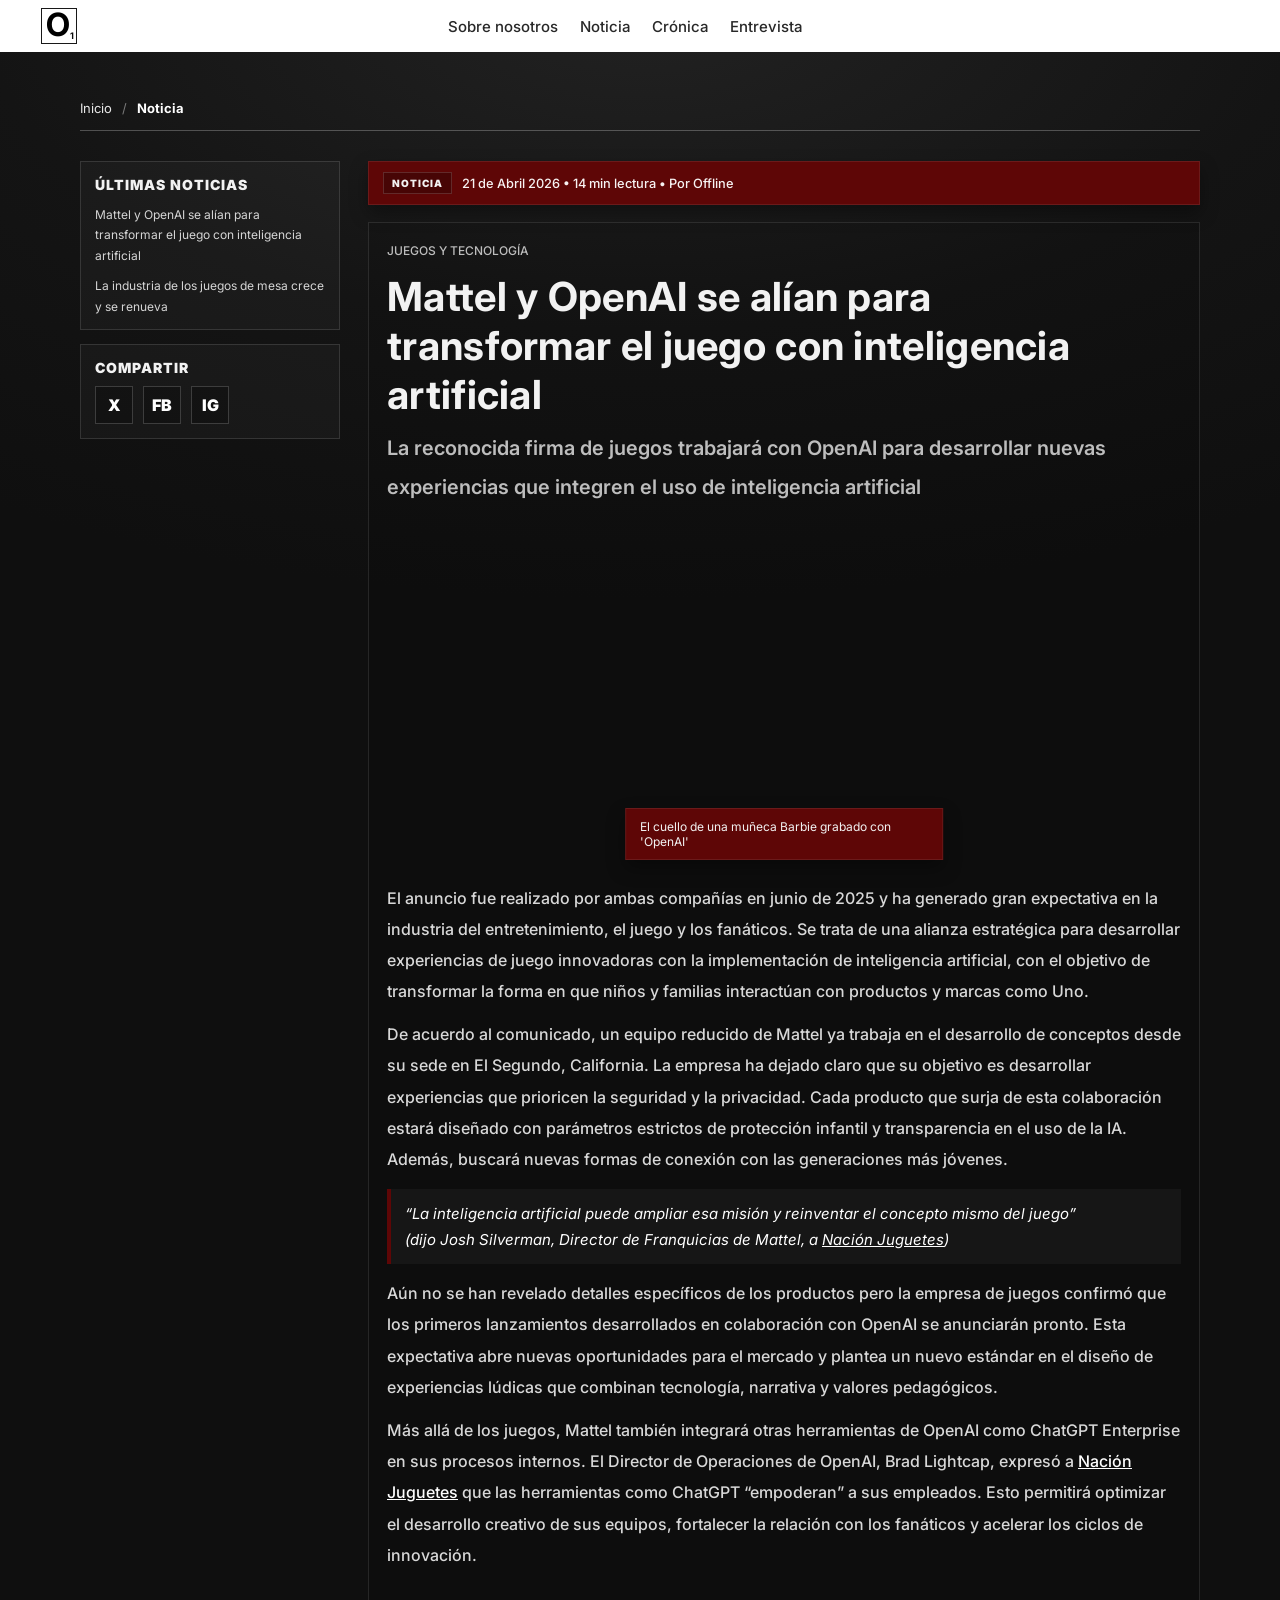
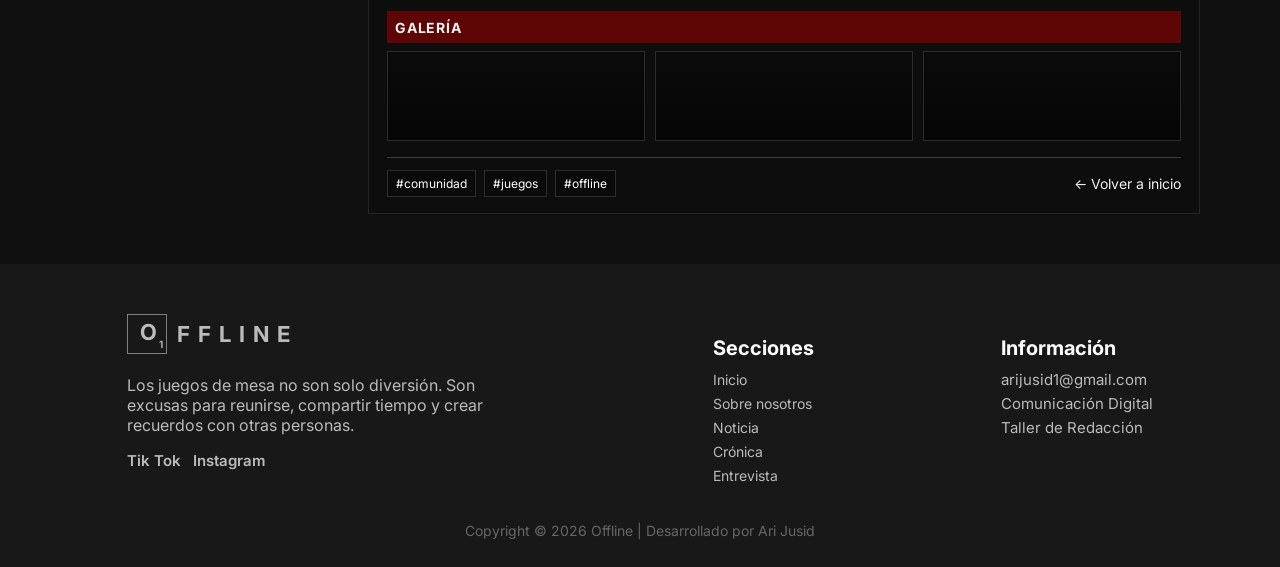
<file: news.html>
<!doctype html>
<html lang="es">
<head>
  <meta charset="utf-8" />
  <meta name="viewport" content="width=device-width,initial-scale=1" />
  <title>OFFLINE</title>
  <link rel="stylesheet" href="styles.css" />
  <link rel="preconnect" href="https://fonts.googleapis.com">
  <link rel="preconnect" href="https://fonts.gstatic.com" crossorigin>
  <link href="https://fonts.googleapis.com/css2?family=Inter:ital,opsz,wght@0,14..32,100..900;1,14..32,100..900&display=swap" rel="stylesheet">
</head>
<body>
   <header class="topbar">
    <a class="return" href="index.html">
    <div class="topbar-inner">
      <div class="lit-logo" aria-label="Logo">
          <span>O</span>
          <b>1</b>
        </div>
        </a>

      <nav class="nav" aria-label="Primary">
        <a href="./about.html">Sobre nosotros</a>
        <a href="./news.html">Noticia</a>
        <a href="./cronica.html">Crónica</a>
        <a href="./entrevista.html">Entrevista</a>
      </nav>

      <div class="dots" aria-hidden="true">
        <a href="https://tiktok.com/@offline.board" target="_blank" rel="noopener" aria-label="TikTok"><div class="tik"></div></a>
        <a href="https://instagram.com/offline.board" target="_blank" rel="noopener" aria-label="Instagram"><div class="ig" ></div></a>
      </div>
    </div>
  </header>

  <main class="wrap">

    <!-- Compact brand header (same identity) -->
    <section class="news-head">
     

      <div class="crumbs" aria-label="Breadcrumb">
        <a href="index.html">Inicio</a>
        <span>/</span>
        <strong>Noticia</strong>
      </div>
    </section>

    <!-- Article hero -->
    

    <!-- Article body -->
    <article class="article" >
      

      <div class="article-grid">
        <aside class="article-aside">
          <div class="aside-box">
            <h3>Últimas noticias</h3>
            <ul class="aside-list">
              <li><a href="news.html">Mattel y OpenAI se alían para transformar el juego con inteligencia artificial</a></li>
              <li><a href="#">La industria de los juegos de mesa crece y se renueva</a></li>
            </ul>
          </div>

          <div class="aside-box">
            <h3>Compartir</h3>
            <div class="share">
              <a href="#" class="share-btn">X</a>
              <a href="#" class="share-btn">FB</a>
              <a href="#" class="share-btn">IG</a>
            </div>
          </div>
        </aside>
        <div>
<div class="article-strip">
        <span class="pill">NOTICIA</span>
        <span class="meta">21 de Abril 2026 • 14 min lectura • Por Offline</span>
      </div>
        <section class="article-body">
      
        <header class="article-title">
            
        <p class="deck">
          JUEGOS Y TECNOLOGÍA

        </p>
        <h1>Mattel y OpenAI se alían para transformar el juego con inteligencia artificial</h1>
        
      </header>
          <p class="lead" >
La reconocida firma de juegos trabajará con OpenAI para desarrollar nuevas experiencias que integren el uso de inteligencia artificial          </p>

      <div style="margin-bottom: 1%;">
      <div class="article-media" role="img" aria-label="Foto de la noticia" style="background-image: url(https://www.image2url.com/r2/default/files/1776719137290-cb654ba0-a03e-4792-9c70-4415208fb12e.jpg);">
        
      </div>
      
        </div>
         <section class="hero" aria-label="Hero image" >

      <div class="latest-news">
        <span> El cuello de una muñeca Barbie grabado con 'OpenAI'</span>
      </div>
    </section>
      <p style="margin-top: 1%;" >
El anuncio fue realizado por ambas compañías en junio de 2025 y ha generado gran expectativa en la industria del entretenimiento, el juego y los fanáticos. Se trata de una alianza estratégica para desarrollar experiencias de juego innovadoras con la implementación de inteligencia artificial, con el objetivo de transformar la forma en que niños y familias interactúan con productos y marcas como Uno.           </p>

          

      
          <p>
De acuerdo al comunicado, un equipo reducido de Mattel ya trabaja en el desarrollo de conceptos desde su sede en El Segundo, California. La empresa ha dejado claro que su objetivo es desarrollar experiencias que prioricen la seguridad y la privacidad. Cada producto que surja de esta colaboración estará diseñado con parámetros estrictos de protección infantil y transparencia en el uso de la IA. Además, buscará nuevas formas de conexión con las generaciones más jóvenes.

          </p>
          <blockquote class="quote">
            “La inteligencia artificial puede ampliar esa misión y reinventar el concepto mismo del juego” <br>(dijo Josh Silverman, Director de Franquicias de Mattel, a <a href="https://www.nacionjuguetes.com/" style=" color: white;">Nación Juguetes</a>)
          </blockquote>
          
          <p>Aún no se han revelado detalles específicos de los productos pero la empresa de juegos confirmó que los primeros lanzamientos desarrollados en colaboración con OpenAI se anunciarán pronto. Esta expectativa abre nuevas oportunidades para el mercado y plantea un nuevo estándar en el diseño de experiencias lúdicas que combinan tecnología, narrativa y valores pedagógicos. 
</p>
          
          <p style="margin-bottom: 5%;">
Más allá de los juegos, Mattel también integrará otras herramientas de OpenAI como ChatGPT Enterprise en sus procesos internos. El Director de Operaciones de OpenAI, Brad Lightcap, expresó a <a href="https://www.nacionjuguetes.com/" style=" color: white;"> Nación Juguetes</a> que las herramientas como ChatGPT “empoderan” a sus empleados. Esto permitirá optimizar el desarrollo creativo de sus equipos, fortalecer la relación con los fanáticos y acelerar los ciclos de innovación. 

          </p>

          

          <h2 style="background-color:var(--red); padding: 1%;">Galería</h2>
          <div class="gallery">
            <div class="g" aria-label="Imagen 1"></div>
            <div class="g" aria-label="Imagen 2"></div>
            <div class="g" aria-label="Imagen 3"></div>
          </div>

          <hr class="sep" />

          <footer class="article-footer">
            <div class="tags">
              <a href="#">#comunidad</a>
              <a href="#">#juegos</a>
              <a href="#">#offline</a>
            </div>

            <a class="back" href="index.html">← Volver a inicio</a>
          </div>
          </footer>
        </section>
      </div>
    </article>
  </main>
  <footer class="main-footer">
        <div class="footer-inner">
            <div class="footer-brand">
                 <section class="brand-footer">
                    <div class="brand">
                      <div class="big-logo" aria-label="Logo">
                        <span>O</span>
                        <b>1</b>
                      </div>
                  
                      <div class="offline" aria-label="OFFLINE wordmark">FFLINE</div>
                    </div>
                
                    <aside class="tagline">
                      <p class="t1" >Un portal sobre <br>conexiones<br />reales</p>
                    </aside>
                </section>
                <p>Los juegos de mesa no son solo diversión. Son excusas para reunirse, compartir tiempo y crear recuerdos con otras personas.</p>
                <div class="footer-socials">
                    <a href="https://tiktok.com/@offline.board">Tik Tok</a>
                    <a href="https://instagram.com/offline.board">Instagram</a>
                </div>
            </div>
            <div class="footer-links">
                <h4>Secciones</h4>
                <ul>
                    <li><a href="index.html">Inicio</a></li>
                    <li><a href="about.html">Sobre nosotros</a></li>
                    <li><a href="news.html">Noticia</a></li>
                    <li><a href="#">Crónica</a></li>
                    <li><a href="#">Entrevista</a></li>
                </ul>
            </div>
            <div class="footer-contact">
                <h4>Información</h4>
                <ul>
                    <li>arijusid1@gmail.com</li>
                    <li>Comunicación Digital</li>
                    <li>Taller de Redacción</li>
                </ul>
            </div>
        </div>
        <div class="footer-copy">
            Copyright © 2026 Offline | Desarrollado por Ari Jusid
        </div>
    </footer>
</body>
</html>
</file>
<file: styles.css>
:root{
  --bg:#141414;
  --bg2:#0f0f0f;
  --text:#f2f2f2;
  --muted:#bdbdbd;
  --red:#5e0606;
  --line:rgba(255,255,255,.25);
}

*{box-sizing:border-box}
body{
  margin:0;
  font-family: "Inter", Helvetica, sans-serif;
  background: radial-gradient(1200px 600px at 50% 0%, #222 0%, var(--bg) 55%, var(--bg2) 100%);
  color:var(--text);
}

/* ===== top header ===== */
.topbar{
  background:#fff;
  color:#111;
  padding:8px 16px;
  position:fixed;
  width: 100%;
  z-index: 100;
}
.topbar-inner{
  max-width:100%;
  margin: 0 2%;
  display:flex;
  align-items:center;
  gap:18px;
}
.lit-logo{
  width:36px;height:36px;
  border:1px solid rgb(24, 24, 24);
  display:grid;
  place-items:center;
  position:relative;
}
.lit-logo span{
  font-size:32px;
  font-weight:bold;
  letter-spacing:1px;
  transform:translateY(-4px);
}
.lit-logo b{
  position:absolute;
  right:2px; bottom:2px;
  font-size:9px;
  font-weight:700;
  opacity:.95;
}

.nav{
  margin-left:auto;
  display:flex;
  gap:22px;
  font-size:15px;
    font-weight: 500;

}
.nav a{
  color:#111;
  text-decoration:none;
  opacity:.9;
}
.nav a:hover{ text-decoration:underline; }

.dots{
  margin-left:auto;
  display:flex;
  gap:10px;
  align-items:center;
}

.tik{
    width:28px;
    height:28px;
    border-radius: 50%;
   background-image: url("https://i.pinimg.com/736x/8e/55/0f/8e550f59109f90f441f75f0cbeba7270.jpg"); 
  background-size: cover;
  background-repeat: no-repeat;
}
.ig{
    width:28px;
    height:28px;
    border-radius: 50%;
   background-image:url("https://i.pinimg.com/736x/c6/3c/b1/c63cb142a2094c7c475226e17549b709.jpg"); 
  background-size: cover;
  background-repeat: no-repeat;
}
/* ===== main frame ===== */
.wrap{
  max-width:90%;
  margin:0 auto;
  padding:100px 16px 50px;
  position:relative;
}

/* left vertical text */
.side{
  position:fixed;
  top:80%;
  padding: 2%;
  width: 90px;
  writing-mode:vertical-rl;
  transform:rotate(180deg);
  font-size:16px;
  color:#dcdcdc;
  opacity:.9;
  letter-spacing:.6px;
}

/* ===== hero header ===== */
.hero-head{
  display:flex;
  align-items:flex-start;
  margin-top:10px;
  width: 900px;
}

.brand{
  display:flex;
  align-items:center;
  gap:16px;
  flex:1 1 auto;
  min-width:0;
}

.big-logo{
  width:130px;height:130px;
  border:1px solid rgba(255,255,255,.45);
  display:grid;
  place-items:center;
  position:relative;
}
.big-logo span{
  font-size:128px;
  font-weight:bold;
  letter-spacing:1px;
  transform:translateY(-20px);
}
.big-logo b{
  position:absolute;
  right:8px; bottom:7px;
  font-size:20px;
  font-weight:700;
  opacity:.95;
}

.offline{
  font-size:128px;
  font-weight:bold;
  letter-spacing:12px;
  line-height:1;
  white-space:nowrap;
}

.tagline{
  width:240px;
  height: 100px;
  display: flex;
  align-items: center;
  padding-left:16px;
  border-left:3px solid rgb(255, 255, 255);
  margin-top:12px;
  color:#ededed;
}
.tagline .t1{
  font-size:22px;
  font-weight: 600;
}


/* ===== hero image area ===== */
.hero{
  margin-top:18px;
  padding-top:18px;
  position:relative;
}

.hero-img{
  height:320px;
  background:
    linear-gradient(180deg, rgba(0,0,0,.25), rgba(0,0,0,.45)),
    url("https://images.unsplash.com/photo-1521737604893-d14cc237f11d?auto=format&fit=crop&w=1400&q=60");
  background-size:cover;
  background-position:center;
  border:1px solid rgba(255,255,255,.12);
}

.latest{
  position:absolute;
  left:50%;
  transform:translateX(-50%);
  bottom:-18px;
  width:min(620px, 92%);
  background:var(--red);
  padding:10px 14px;
  font-size:12px;
  border:1px solid rgba(255,255,255,.08);
  box-shadow:0 8px 18px rgba(0,0,0,.35);
}
.latest b{font-weight:800}
.latest span{opacity:.95}

.latest-news{
  position:absolute;
  left:50%;
  transform:translateX(-50%);
  bottom:15px;
  width:min(620px, 40%);
  background:var(--red);
  padding:10px 14px;
  font-size:12px;
  border:1px solid rgba(255,255,255,.08);
  box-shadow:0 8px 18px rgba(0,0,0,.35);

}
/* ===== article heading ===== */
.content{
  margin-top:52px;
  text-align:center;
}
.content h2{
  margin:0 0 10px 0;
  font-size:20px;
  letter-spacing:.8px;
}
.content p{
  margin:0 auto;
  max-width:650px;
  color:var(--muted);
  font-size:14px;
  line-height:1.9;
}

/* ===== 3 columns ===== */
.cards{
  margin-top:34px;
  display:grid;
  grid-template-columns:repeat(3, 1fr);
  gap:28px;
  align-items:start;
  text-align:center;
}
.card .star{
  width:34px;height:34px;
  margin:0 auto 14px;
  background:var(--red);
  clip-path: polygon(
    50% 0%,
    61% 35%,
    98% 35%,
    68% 57%,
    79% 91%,
    50% 70%,
    21% 91%,
    32% 57%,
    2% 35%,
    39% 35%
  );
  box-shadow:0 0 0 1px rgba(255,255,255,.1) inset;
}
.card h3{
  margin:0;
  font-size:16px;
  letter-spacing:.8px;
  font-weight:600;
  text-transform:uppercase;
}
.card p{
  margin:10px auto 0;
  font-size:14px;
  color:var(--muted);
  line-height:1.75;
  max-width:260px;
}

/* ===== responsive ===== */
@media (max-width:820px){
  .offline{font-size:44px; letter-spacing:10px;}
  .tagline{width:200px;}
  .side{display:none;}
}
@media (max-width:640px){
  .topbar-inner{gap:10px}
  .nav{display:none;}
  .hero-head{flex-direction:column; align-items:flex-start;}
  .tagline{
    width:100%;
    border-left:0;
    padding-left:0;
    border-top:2px solid rgba(255,255,255,.35);
    padding-top:10px;
  }
  .cards{grid-template-columns:1fr; gap:18px;}
}

/* =========================
   NEWS / ARTICLE VIEW
   Append below existing CSS
   ========================= */

.nav a.is-active{
  text-decoration:underline;
}

/* header area for article page */
.news-head{
  display:flex;
  justify-content:space-between;
  align-items:flex-end;
  gap:18px;
  margin-top:0px;
  padding-bottom:14px;
  border-bottom:1px solid var(--line);
}

.brand.compact{
  gap:14px;
}
.brand.compact .big-logo{
  width:62px;
  height:62px;
}
.brand.compact .big-logo span{ font-size:44px; }
.brand.compact .big-logo b{ right:7px; bottom:6px; }

.wordmark .offline.small{
  font-size:34px;
  letter-spacing:10px;
}
.wordmark .sub{
  margin-top:4px;
  font-size:11px;
  color:var(--muted);
  font-weight:600;
}

.crumbs{
  font-size:13px;
  color:var(--muted);
  white-space:nowrap;
}
.crumbs a{
  color:#e7e7e7;
  text-decoration:none;
}
.crumbs a:hover{ text-decoration:underline; }
.crumbs span{ margin:0 6px; opacity:.6; }
.crumbs strong{ color:#fff; }

/* article hero */
.article-hero{
  margin-top:18px;
  position:relative;
}
.article-media{
  height:300px;
  background:
    linear-gradient(180deg, rgba(0,0,0,.15), rgba(0,0,0,.65)),
    url("https://images.unsplash.com/photo-1521737604893-d14cc237f11d?auto=format&fit=crop&w=1600&q=60");
  background-size:cover;
  background-position:center;
}

.epigra{
  padding-bottom: 20px;
  color: var(--muted);
}
.article-strip{
  display:flex;
  gap:10px;
  align-items:center;
  justify-content:flex-start;
  width:100%;
  margin-bottom: 2%;
  background:var(--red);
  padding:10px 14px;
  border:1px solid rgba(255,255,255,.08);
  box-shadow:0 8px 18px rgba(0,0,0,.35);
}
.pill{
  font-size:10px;
  letter-spacing:1px;
  font-weight:900;
  padding:4px 8px;
  background:rgba(0,0,0,.25);
  border:1px solid rgba(255,255,255,.15);
}
.meta{
  font-size:12px;
  opacity:.95;
}

/* article container */
.article{
  margin-top:30px;
}
.article-title{
  margin:0;
  max-width:760px;
}
.article-title h1{
  margin:0 0 10px 0;
  font-size:40px;
  letter-spacing:.3px;
  font-weight:700;
}
.article-title .deck{
  color:var(--muted);
  font-size:12px;
  line-height:1.6;
}

/* two-column layout (aside + body) */
.article-grid{
  display:grid;
  grid-template-columns: 260px 1fr;
  gap:28px;
  align-items:start;
  margin-top:18px;
}

.article-aside{
  position:sticky;
  top:18px;
  align-self:start;
}

.aside-box{
  border:1px solid rgba(255,255,255,.12);
  background:rgba(255,255,255,.03);
  padding:14px;
  margin-bottom:14px;
}
.aside-box h3{
  margin:0 0 10px 0;
  font-size:14px;
  letter-spacing:1px;
  text-transform:uppercase;
  font-weight:900;
}
.aside-list{
  margin:0;
  padding:0;
  list-style:none;
}
.aside-list li + li{ margin-top:10px; }
.aside-list a{
  color:#eaeaea;
  text-decoration:none;
  font-size:12px;
  line-height:1.45;
  opacity:.9;
}
.aside-list a:hover{ text-decoration:underline; }

.share{
  display:flex;
  gap:10px;
}
.share-btn{
  width:38px;height:38px;
  display:grid;
  place-items:center;
  text-decoration:none;
  color:#fff;
  font-weight:900;
  border:1px solid rgba(255,255,255,.18);
  background:rgba(0,0,0,.25);
}
.share-btn:hover{
  border-color:rgba(255,255,255,.35);
  background:rgba(0,0,0,.35);
}

/* article body */
.article-body{
  border:1px solid rgba(255,255,255,.10);
  background:rgba(0,0,0,.10);
  padding:18px 18px 16px;
}
.article-body p{
  margin:0 0 12px 0;
  color:#d8d8d8;
  font-size:16px;
  line-height:1.95;
  font-weight: 500;
}
.article-body .lead{
  font-size:20px;
  color: var(--muted);
  margin-bottom: 4%;
  font-weight: 600;
}
.article-body h2{
  margin:16px 0 8px;
  font-size:14px;
  letter-spacing:.8px;
  text-transform:uppercase;
}

.quote{
  margin:14px 0;
  padding:12px 14px;
  border-left:4px var(--red) solid;
  background:rgba(255,255,255,.04);
  color:#fff;
  font-size:15px;
  line-height:1.7;
  font-style:italic;
}

/* callout with star */
.article-callout{
  margin:14px 0 16px;
  display:flex;
  gap:12px;
  align-items:flex-start;
  padding:14px;
  background:rgba(139,0,0,.12);
  border:1px solid rgba(139,0,0,.35);
}
.callout-star{
  width:28px;height:28px;
  background:#7a0000;
  clip-path: polygon(
    50% 0%,
    61% 35%,
    98% 35%,
    68% 57%,
    79% 91%,
    50% 70%,
    21% 91%,
    32% 57%,
    2% 35%,
    39% 35%
  );
  flex:0 0 auto;
}
.article-callout h3{
  margin:0 0 4px;
  font-size:11px;
  letter-spacing:1px;
  text-transform:uppercase;
  font-weight:900;
}
.article-callout p{
  margin:0;
  color:#d8d8d8;
  font-size:12px;
}

/* mini gallery */
.gallery{
  display:grid;
  grid-template-columns:repeat(3, 1fr);
  gap:10px;
  margin-top:8px;
}
.gallery .g{
  height:90px;
  border:1px solid rgba(255,255,255,.12);
  background:
    linear-gradient(180deg, rgba(0,0,0,.15), rgba(0,0,0,.55)),
    url("https://images.unsplash.com/photo-1521737604893-d14cc237f11d?auto=format&fit=crop&w=900&q=60");
  background-size:cover;
  background-position:center;
  background-repeat: no-repeat;
  filter:grayscale(100%);
}

.sep{
  margin:16px 0 12px;
  border:0;
  border-top:1px solid var(--line);
  opacity:.8;
}

.article-footer{
  display:flex;
  align-items:center;
  justify-content:space-between;
  gap:12px;
  flex-wrap:wrap;
}
.tags{
  display:flex;
  gap:8px;
  flex-wrap:wrap;
}
.tags a{
  color:#fff;
  text-decoration:none;
  font-size:12px;
  padding:5px 8px;
  background:rgba(0,0,0,.25);
  border:1px solid rgba(255,255,255,.14);
}
.tags a:hover{ border-color:rgba(255,255,255,.3); }

.back{
  color:#fff;
  text-decoration:none;
  font-size:14px;
  opacity:.95;
}
.back:hover{ text-decoration:underline; }
.return{
  color:#000000;
  text-decoration:none;

}

.offline-news-section { 
  padding-top: 5%;
    color: #eaeaea;
  }

  .offline-news-grid {
    display: grid;
    grid-template-columns: 1.1fr 1fr 1fr;
    grid-template-areas:
      "intro hero side"
      "updates headline headline";
    gap: clamp(16px, 2.2vw, 28px);
    align-items: start;
  }

  .offline-card {
    min-width: 0;
    height: 100%;
  }

  .offline-card--intro {
    grid-area: intro;
    max-width: 520px;
    padding-left: 17%;
  }

  .offline-kicker {
    margin: 0 0 14px;
    font-size:2.5rem;
    line-height: 1.05;
    font-weight: 900;
    letter-spacing: 0.02em;
    text-transform: uppercase;
  }

  .offline-card--intro p {
    margin: 0;
    color: #cfcfcf;
    font-size: clamp(14px, 1.05vw, 16px);
    line-height: 1.65;
    margin-top: 10%;
    padding-right: 10%;
  }

  .offline-card--hero {
    grid-area: hero;
  }

  .offline-hero {
    position: relative;
    display: block;
    overflow: hidden;
    text-decoration: none;
    background: #151515;
    aspect-ratio: 1 / 1;
    height: 100%;
    width: 100%;
  }

  .offline-hero__img {
    width: 100%;
    height: 100%;
    object-fit: cover;
    filter: grayscale(100%);
    transform: scale(1.02);
  }

  .offline-hero__overlay {
    position: absolute;
    inset: 0;
    height: 100%;
    display: flex;
    flex-direction: column;
    justify-content: flex-end;
    padding: 18px 18px 20px;
    background: linear-gradient(180deg, rgba(140, 0, 0, 0.15) 0%, rgba(98, 2, 2, 0.65) 55%, rgba(77, 2, 2, 2) 100%);
  }

  .offline-hero__title {
    margin: 0 0 6px;
    font-size: 1.7rem;
    color: #f0f0f0;
    line-height: 1.15;
    font-weight: 500;
  }

  .offline-hero__word {
    margin: 0;
    font-size: 3rem;
    font-weight: 900;
    letter-spacing: 0.02em;
    color: #ffffff;
  }

  .offline-card--side {
    grid-area: side;
    display: grid;
    gap: 14px;
  }

  .offline-side__text {
    margin: 0;
    font-size: clamp(13px, 1vw, 15px);
    line-height: 1.6;
    color: #e2e2e2;
    background:  var(--red);
    padding: 12px 14px;
  }

  .offline-side__media {
    display: block;
    overflow: hidden;
    background: #151515;
  }

  .offline-side__media img {
    width: 100%;
    height: auto;
    display: block;
    filter: grayscale(100%);
  }

  .offline-card--updates {
    grid-area: updates;
        margin-top: 30%;
        margin-bottom: 30%;

  }

  .offline-updates__bar {
    background: var(--red);
    color: #ffffff;
    font-weight: 700;
    padding: 12px 14px;
    font-size: 14px;
    text-align: center;
  }

  .offline-updates__media {
    display: block;
    overflow: hidden;
    background: #151515;
    
  }

  .offline-updates__media img {
    width: 100%;
    height: auto;
    margin-right: 50px;
  }

  .offline-card--headline {
    grid-area: headline;
    padding: 8px 6px 0;
    width: 
    100%;
  }

  .offline-card--headline h3 {
    margin: 0 0 12px;
    font-size: 3rem;
    line-height: 1.05;
    font-weight: 900;
    color: #ffffff;
    margin-top: 15%;

  }

  .offline-card--headline p {
    margin: 0;
    color: #cfcfcf;
    font-size: 1.2rem;
    line-height: 1.6;
    max-width: 720px;
    width: 70%;
    margin-top: 20px;
  }

  @media (max-width: 980px) {
    .offline-news-grid {
      grid-template-columns: 1fr;
      grid-template-areas:
        "hero"
        "intro"
        "side"
        "headline"
        "updates";
    }

    .offline-card--intro,
    .offline-card--headline p {
      max-width: none;
    }

    .offline-card--headline {
      padding: 0;
    }
  }

/* responsive */
@media (max-width:900px){
  .article-grid{ grid-template-columns: 1fr; }
  .article-aside{ position:static; }
  .gallery{ grid-template-columns:1fr; }
  .gallery .g{ height:140px; }
}
@media (max-width:640px){
  .news-head{ align-items:flex-start; flex-direction:column; }
  .wordmark .offline.small{ font-size:30px; letter-spacing:9px; }
  .article-media{ height:240px; }
}

/* about */

body.about-dark {
    background: #111;
    color: #fff;
    font-family: 'Inter', Arial, sans-serif;
    margin: 0;
}

.main-nav {
    display: flex;
    align-items: center;
    justify-content: space-between;
    padding: 24px 5vw;
    background: transparent;
}

.main-nav ul {
    display: flex;
    gap: 30px;
    list-style: none;
}

.main-nav li a,
.main-nav .btn-contact {
    color: #fff;
    text-decoration: none;
    font-weight: 500;
}

.main-nav .btn-contact {
    background: none;
    border: 2px solid #fff;
    padding: 7px 20px;
    border-radius: 25px;
    transition: background .2s;
}

.main-nav .btn-contact:hover {
    background: #fff;
    color: #111;
}

.main-nav .active a {
    color: var(--red);
}

.about-header {
    background: linear-gradient(rgba(0,0,0,0.8),rgba(0,0,0,.9)), url('.../header-bg.jpg') center/cover no-repeat;
    padding-bottom: 60px;
}

.about-hero-content {
    text-align: center;
    padding: 100px 0 30px;
}

.about-hero-content h1 {
    font-size: 54px;
    margin: 0;
    font-weight: 700;
}

.breadcrumb {
    color: #bbb;
    margin-top: 12px;
}

.about-intro {
    display: flex;
    align-items: center;
    justify-content: center;
    gap: 40px;
    width: 100%;
    padding-top: 10% ;

}

.about-img {
    width: 400px;
    aspect-ratio: 4/3;
    object-fit: cover;
}

.about-intro h4 {
    color: #fff;
    margin-bottom: 8px;
    margin-top: 0;
    font-size: 15px;
}

.about-intro h2 {
    font-size: 36px;
    margin: 8px 0 18px;
}

.about-intro p {
    color: #bbb;
    margin-bottom: 22px;
    width: 80%;
}

.btn-main {
    display: inline-block;
    padding: 9px 32px;
    background: var(--red);
    color: #ffffff;
    border-radius: 5px;
    text-decoration: none;
    font-weight: 600;
    transition: filter .2s;
}

.btn-main:hover {
    filter: brightness(.9);
}

.about-skills {
    display: flex;
    justify-content: center;
    align-items: center;
    gap: 80px;
    max-width: 1100px;
    margin: 60px auto;
    padding: 0 5vw;
}

.skills-left, .skills-right {
    flex: 1;
}

.skill-bar {
    margin-bottom: 18px;
    width: 100%;
}

.skill-bar span {
    display: inline-block;
    min-width: 120px;
}

.skill-bar .bar {
    display: inline-block;
    width: 80%;
    background: #222;
    height: 8px;
    vertical-align: middle;
    margin-right: 10px;
    border-radius: 5px;
    position: relative;
}

.skill-bar .fill {
    height: 8px;
    background: var(--red);
    border-radius: 5px;
}

.skill-bar .percent {
    min-width: 38px;
    text-align: left;
}

.skills-right {
    display: grid;
    grid-template-columns: repeat(2,1fr);
    gap: 28px;
}

.stat-block {
    border-radius: 14px;
    text-align: center;
    padding: 24px 0;
}

.stat-block h2 {
    color: #fff;
    font-size: 36px;
    margin: 0;
}

.stat-block span {
    color: #bbb;
    font-size: 16px;
}

.about-cta {
    position: relative;
    text-align: center;
    width: 70%;
    margin: 0 10% 10% 14%;
}

.cta-img {
    width: 100%;
    max-height: 340px;
    object-fit: cover;
    opacity: .62;
}

.cta-content {
  position: absolute;
    left: 50%; top: 52%;
    transform: translate(-50%, -50%);
    width: 80%;
}

.cta-content h4 {
    color:white;
    margin-bottom: 8px;
}

.cta-content h2 {
    font-size: 34px;
    margin: 10px 0 25px;
    color: #fff;
}

.main-footer {
    background: #181818;
    color: #bbb;
    padding-top: 45px;
}

.footer-inner {
    display: flex;
    justify-content: space-around;
    width: 100%;
    margin: 0 auto;
    padding: 0 5vw;
    gap: 60px;
}

footer li{
  margin-bottom: 5px;
}
footer a{
  color: #bbb;
  text-decoration: none;
  font-size: 14px;
}
footer a:hover{
  text-decoration: underline;
}


.footer-socials {
    margin-top: 16px;
    display: flex;
    gap: 12px;
    a{
      color: #bbb;
      text-decoration: none;
      font-weight: 600;
      font-size: 15px;

      
    }
}


.footer-links h4, .footer-contact h4 {
    color: #fff;
    margin-bottom: 10px;
    font-size: 20px;

}

.footer-links ul, .footer-contact ul {
    padding: 0;
    margin: 0;
    list-style: none;
    font-size: 15px;
}

.footer-copy {
    text-align: center;
    padding: 32px 0 28px;
    font-size: 14px;
    color: #666;
}
.footer-brand {
    width: 400px;
    p{
      font-size: 16px;

    }
    .offline{
      font-size: 22px;
      letter-spacing: 8px;
      margin: 0;
    }
}


.brand-footer .brand{
  width: 300px;
  height: 50px;
  gap: 10px;

   .big-logo{
    width: 40px;
    height: 40px;
    padding-top: 10px;
    padding-left: 10px;
  }

  span{
    height: 0px;
    font-size: 22px;
    letter-spacing: 8px;
  }

  b{
    right: 3px;
    bottom: 3px;
    font-size: 10px;
  }

  
}

.brand-footer{
  .tagline{
    display: none;
  }
}


@media (max-width: 900px) {
    .about-intro, .about-skills, .footer-inner {
        flex-direction: column;
        align-items: flex-start;
        gap: 22px;
        max-width: 97vw;
    }
    .footer-inner {
        padding: 0 2vw;
    }
    .cta-content {
        position: static;
        transform: none;
        background: rgba(0,0,0,0.4);
        padding: 24px 0;
        width: 99%;
        margin-top: -162px;
    }
}

/* Article Hero Container */
.article-hero-container {
    display: flex;
    height: 70vh;
    overflow: hidden;
    background: url('https://www.image2url.com/r2/default/images/1779981231542-9be72e14-1d79-409d-86ea-10b8b3d15f7d.jpg');
    right: 0;
    top: 0;
    background-size:contain;
    filter: grayscale(100%) brightness(0.75);
}

.article-hero-content {
    flex: 1;
    padding: 60px 80px;
    display: flex;
    flex-direction: column;
    justify-content: center;
}

/* Category Badge */
.article-category-badge {
    color: #6366f1;
    font-size: 12px;
    font-weight: 600;
    letter-spacing: 2px;
    text-transform: uppercase;
    margin-bottom: 30px;
    display: inline-block;
    width: fit-content;
}

/* Title */
.article-hero-title {
    font-size: 56px;
    font-weight: 800;
    line-height: 1.1;
    margin-bottom: 30px;
    letter-spacing: -1px;
}

/* Subtitle */
.article-hero-subtitle {
    font-size: 18px;
    color: #d1d5db;
    max-width: 500px;
    margin-bottom: 50px;
    line-height: 1.8;
    font-weight: 400;
}

/* Metadata Container */
.article-hero-metadata {
    display: flex;
    align-items: center;
    gap: 20px;
    font-size: 14px;
    color: #9ca3af;
    
}

/* Meta Author */
.article-meta-author {
    display: flex;
    align-items: center;
    gap: 8px;
}

.article-author-icon {
    width: 20px;
    height: 20px;
    display: flex;
    align-items: center;
    justify-content: center;
    font-size: 12px;
}

.article-author-name {
    font-size: 14px;
}

/* Meta Date */
.article-meta-date {
    display: flex;
    align-items: center;
}

.article-date-text {
    font-size: 14px;
}

/* Meta Reading Time */
.article-meta-reading-time {
    display: flex;
    align-items: center;
    gap: 8px;
}

.article-reading-time-icon {
    width: 20px;
    height: 20px;
    display: flex;
    align-items: center;
    justify-content: center;
    font-size: 12px;
}

.article-reading-time-text {
    font-size: 14px;
}

/* Meta Separator */
.article-meta-separator {
    color: #4b5563;
}


/* Hexagon Pattern */
.article-hero-hexagon-pattern {
    position: absolute;
    right: 50px;
    top: 50%;
    transform: translateY(-50%);
    width: 400px;
    height: 400px;
    background: radial-gradient(circle, rgba(139, 92, 246, 0.3) 2px, transparent 2px);
    background-size: 40px 40px;
    opacity: 0.6;
    z-index: 1;
}

/* Responsive Design */
@media (max-width: 1024px) {
    .article-hero-container {
        flex-direction: column;
        height: auto;
    }

    .article-hero-content {
        padding: 40px;
        min-height: 100vh;
        justify-content: flex-start;
        padding-top: 100px;
    }

    .article-hero-background-image,
    .article-hero-hexagon-pattern {
        display: none;
    }

    .article-hero-title {
        font-size: 40px;
    }

    .article-hero-subtitle {
        font-size: 16px;
    }
}

@media (max-width: 640px) {
    .article-hero-content {
        padding: 30px 20px;
    }

    .article-hero-title {
        font-size: 32px;
    }

    .article-hero-subtitle {
        font-size: 14px;
    }

    .article-hero-metadata {
        flex-wrap: wrap;
        gap: 10px;
    }
}

/* Cronica */
.hero-cro{
  position: relative;
  height:320px;
  padding:30px;
  padding-top:120px;
  padding-left:7%;

  display:flex;
  flex-direction:column;
  justify-content:flex-end;

  overflow:hidden;
}

.hero-cro::before{
  content:"";
  position:absolute;
  inset:0;

  background-image:url("https://images.pexels.com/photos/261043/pexels-photo-261043.jpeg");
  background-size:cover;
  background-position:center;

  filter: grayscale(100%) brightness(0.75);

  z-index:0;
}

.overlay-box{
  position:relative;
  z-index:1;

  background:var(--red);
  width:60%;
  padding:20px;
  color:white;
  margin:30px 0;
}

.overlay-box h1{
  font-size:2rem;
  line-height:1.1;
}

.meta{
  display:flex;
  gap:25px;
  color:white;
  font-size:.8rem;
  align-items:center;
  font-weight: 500;
}

/* CONTENT */

.container{
  margin:auto;
  padding:1% 6%;
}

.volanta{
  font-size:.7rem;
  letter-spacing:1px;
  margin-bottom:20px;
}

.title{
  font-size:2.2rem;
  max-width:550px;
  line-height:1.1;
  margin-bottom:15px;
}

.subtitle{
  color:#555;
  font-size:1.2rem;
  max-width:600px;
  margin-bottom:35px;
}

.image-wrapper{
  position:relative;
  margin-bottom:50px;
}

.image-wrapper img{
  width:100%;
  display:block;
}

.caption{
  position:absolute;
  bottom:-12px;
  left:50%;
  transform:translateX(-50%);
  background:var(--red);
  color:white;
  padding:8px 40px;
  font-size:.8rem;
}

.content{
  color:#555;
  line-height:1.8;
  
}

.content p{
  margin: 0;
  margin-bottom:20px;
  width: 100%;
  text-align: justify;    
}

.cuerpoCro p{
  margin: 0 0 20px 0;
    color: #d8d8d8;
    font-size: 16px;
    line-height: 1.95;
    font-weight: 500;
      text-align: justify;    

}

.bajada{
  font-size:20px;
  color: var(--muted);
  margin-bottom: 4%;
  font-weight: 600;
}

.volanta{
  color: var(--muted);
    font-size: 12px;
    line-height: 1.6;
}

.article-aside-cro{
  margin: 10%;
  width: 100%;
}

/* ENTREVISTA */
/* ===== TOPBAR ===== */
.interview-topbar {
  background: #fff;
  color: #111;
  padding: 12px 24px;
  position: fixed;
  width: 100%;
  z-index: 100;
  border-bottom: 1px solid #eee;
}

.interview-topbar__inner {
  max-width: 1200px;
  margin: 0 auto;
  display: flex;
  align-items: center;
  gap: 16px;
}

.interview-topbar__logo-link {
  text-decoration: none;
}

.interview-topbar__logo {
  width: 40px;
  height: 40px;
  border: 1px solid #111;
  display: grid;
  place-items: center;
  position: relative;
  font-weight: bold;
  letter-spacing: 1px;
}

.interview-topbar__logo span {
  font-size: 32px;
  transform: translateY(-3px);
}

.interview-topbar__logo b {
  position: absolute;
  right: 3px;
  bottom: 3px;
  font-size: 9px;
  font-weight: 700;
}

.interview-topbar__spacer {
  flex: 1;
}

.interview-topbar__right {
  display: flex;
  align-items: center;
  gap: 16px;
}

.interview-topbar__social-link {
  width: 32px;
  height: 32px;
  border-radius: 4px;
  display: block;
  background-size: cover;
  background-position: center;
}

.interview-topbar__social-link--tiktok {
  background-color: var(--interview-accent-red);
  background-image: url("data:image/svg+xml,%3Csvg xmlns='http://www.w3.org/2000/svg' viewBox='0 0 24 24' fill='white'%3E%3Cpath d='M19.59 6.69a4.83 4.83 0 0 1-3.77-4.25V2h-3.45v13.67a2.89 2.89 0 0 1-5.1 1.74 2.89 2.89 0 0 1 2.31-4.64 2.86 2.86 0 0 1 .88.13V9.4a6.84 6.84 0 0 0-1-.05A6.33 6.33 0 0 0 5 20.1a6.34 6.34 0 0 0 10.86-3.47v-3.8a4.77 4.77 0 0 0 3.85 1.93v-3.65a4.85 4.85 0 0 1-.96-.09z'/%3E%3C/svg%3E");
  background-repeat: no-repeat;
}

.interview-topbar__social-link--instagram {
  background-color: var(--interview-accent-red);
  background-image: url("data:image/svg+xml,%3Csvg xmlns='http://www.w3.org/2000/svg' viewBox='0 0 24 24' fill='white'%3E%3Crect x='2' y='2' width='20' height='20' rx='5' ry='5' fill='none' stroke='white' stroke-width='2'/%3E%3Ccircle cx='12' cy='12' r='4' fill='none' stroke='white' stroke-width='2'/%3E%3Ccircle cx='17.5' cy='6.5' r='1.5' fill='white'/%3E%3C/svg%3E");
  background-repeat: no-repeat;
}

.interview-topbar__menu-btn {
  background: none;
  border: none;
  font-size: 24px;
  color: #111;
  cursor: pointer;
  padding: 0;
  display: none;
}

/* ===== MAIN WRAPPER ===== */
.interview-wrapper {
  max-width: 90%;
  margin: 0 auto;
  padding: 100px 24px 0px;
}

/* ===== BREADCRUMB ===== */
.interview-breadcrumb {
  font-size: 13px;
  color: var(--interview-text-muted);
  margin-bottom: 32px;
  display: flex;
  gap: 8px;
}

.interview-breadcrumb__link {
  color: var(--interview-text-muted);
  text-decoration: none;
}

.interview-breadcrumb__link:hover {
  text-decoration: underline;
}

.interview-breadcrumb__link--active {
  color: var(--interview-accent-red);
}

.interview-breadcrumb__separator {
  opacity: 0.6;
}

/* ===== TITLE SECTION ===== */
.interview-title-section {
  margin-bottom: 32px;
}

.interview-title-section__label {
  font-size: 12px;
  letter-spacing: 2px;
  text-transform: uppercase;
  font-weight: 900;
  color: var(--interview-accent-red);
  margin-bottom: 16px;
}

.interview-title-section__heading {
  margin: 0 0 16px 0;
  font-size: 48px;
  font-weight: 900;
  letter-spacing: -0.5px;
  line-height: 1.2;
  color: #fff;
}

.interview-title-section__deck {
  margin: 0;
  font-size: 16px;
  color: var(--interview-text-muted);
  line-height: 1.6;
}

/* ===== META SECTION ===== */
.interview-meta {
  display: flex;
  align-items: center;
  gap: 24px;
  padding: 5px 10px;
  margin-bottom: 24px;
  border: 1px solid var(--interview-border);
  background-color: var(--interview-accent-red);
  flex-wrap: wrap;
}

.interview-meta__author {
  display: flex;
  align-items: center;
  gap: 12px;
}

.interview-meta__author-avatar {
  width: 48px;
  height: 48px;
  border-radius: 50%;
}

.interview-meta__label {
  font-size: 11px;
  color: var(--interview-text-muted);
  text-transform: uppercase;
  font-weight: 600;
  display: block;
}

.interview-meta__author-name {
  color: white;
  text-decoration: none;
  font-weight: 600;
}

.interview-meta__author-name:hover {
  text-decoration: underline;
}

.interview-meta__stats {
  display: flex;
  gap: 16px;
  flex: 1;
  min-width: 200px;
}

.interview-meta__stat {
  font-size: 13px;
  color: var(--interview-text-muted);
}

.interview-meta__stat--clock {
  display: flex;
  align-items: center;
  gap: 6px;
}

.interview-meta__share {
  display: flex;
  gap: 8px;
}

.interview-meta__share-btn {
  width: 36px;
  height: 36px;
  display: grid;
  place-items: center;
  text-decoration: none;
  color: #fff;
  font-weight: 900;
  border: 1px solid rgba(255, 255, 255, 0.2);
  background: rgba(255, 255, 255, 0.1);
  font-size: 14px;
  transition: all 0.2s ease;
}

.interview-meta__share-btn:hover {
  border-color: rgba(255, 255, 255, 0.4);
  background: rgba(255, 255, 255, 0.15);
}

/* ===== FEATURED IMAGE ===== */
.interview-featured-image {
  margin: 0 0 40px 0;
}

.interview-featured-image__photo {
  width: 100%;
  height: 500px;
  display: block;
  margin-bottom: 12px;
    object-fit: cover;

  border: 1px solid var(--interview-border);
}

.interview-featured-image__caption {
  font-size: 13px;
  color: var(--interview-text-muted);
  margin: 0;
}

/* ===== CONTENT WRAPPER ===== */
.interview-content-wrapper {
  display: grid;
  grid-template-columns:  300px 1fr;
  gap: 40px;
}

/* ===== Q&A SECTION ===== */
.interview-qa-section {
  display: flex;
  flex-direction: column;
    text-align: justify;    

}

.interview-qa-item {
  padding-bottom: 32px;
  border-bottom: 1px solid var(--interview-border);
}

.interview-qa-item:last-child {
  border-bottom: none;
  padding-bottom: 0;
}

.interview-qa-item__question-header {
  display: flex;
  gap: 12px;
  align-items: flex-start;
  margin-bottom: 16px;
}

.interview-qa-item__badge {
  background: var(--interview-accent-red);
  color: #fff;
  width: 28px;
  height: 28px;
  display: grid;
  place-items: center;
  font-weight: 900;
  font-size: 12px;
  flex-shrink: 0;
  border-radius: 50%;
}

.interview-qa-item__question {
  margin: 0;
  font-size: 16px;
  font-weight: 700;
  color: var(--interview-accent-red);
  line-height: 1.3;
}

.interview-qa-item__answer-group {
  display: flex;
  gap: 12px;
  align-items: flex-start;
}

.interview-qa-item__responder-label {
  width: 28px;
  height: 28px;
  display: grid;
  place-items: center;
  font-weight: 600;
  font-size: 12px;
  color: var(--interview-text-muted);
  flex-shrink: 0;
  border: 1px solid var(--interview-border);
  border-radius: 50%;
}

.interview-qa-item__answer {
  margin: 0;
  font-size: 15px;
  color: var(--interview-text);
  line-height: 1.7;
}

/* ===== SIDEBAR ===== */
.interview-sidebar {
  display: flex;
  flex-direction: column;
  gap: 24px;
}

.interview-sidebar__highlight {
  background: rgba(94, 6, 6, 0.15);
  border: 1px solid rgba(94, 6, 6, 0.3);
  padding: 20px;
  border-left: 4px solid var(--interview-accent-red);
}

.interview-sidebar__highlight-title {
  margin: 0 0 12px 0;
  font-size: 11px;
  letter-spacing: 1px;
  text-transform: uppercase;
  font-weight: 900;
  color: #fff;
}

.interview-sidebar__highlight-quote {
  margin: 0 0 12px 0;
  font-size: 16px;
  font-weight: 600;
  color: #fff;
  line-height: 1.4;
  position: relative;
}

.interview-sidebar__quote-icon {
  width: 24px;
  height: 24px;
  color: var(--interview-accent-red);
  margin-bottom: 8px;
  opacity: 0.8;
}

.interview-sidebar__highlight-context {
  margin: 0;
  font-size: 13px;
  color: var(--interview-text-muted);
  line-height: 1.5;
}

.interview-sidebar__box {
  border: 1px solid var(--interview-border);
  background: rgba(255, 255, 255, 0.03);
  padding: 16px;
}

.interview-sidebar__box-title {
  margin: 0 0 16px 0;
  font-size: 11px;
  letter-spacing: 1px;
  text-transform: uppercase;
  font-weight: 900;
  color: #fff;
}

.interview-sidebar__index-list {
  margin: 0;
  padding: 0;
  list-style: none;
}

.interview-sidebar__index-list li {
  margin-bottom: 12px;
}

.interview-sidebar__index-list li:last-child {
  margin-bottom: 0;
}

.interview-sidebar__index-link {
  font-size: 12px;
  color: var(--interview-text-muted);
  text-decoration: none;
  line-height: 1.4;
}

.interview-sidebar__index-link:hover {
  color: var(--interview-accent-red);
}

.interview-sidebar__share-group {
  display: flex;
  gap: 8px;
}

.interview-sidebar__share-btn {
  flex: 1;
  height: 36px;
  display: grid;
  place-items: center;
  text-decoration: none;
  color: #fff;
  font-weight: 900;
  border: 1px solid rgba(255, 255, 255, 0.2);
  background: rgba(255, 255, 255, 0.08);
  font-size: 14px;
  transition: all 0.2s ease;
}

.interview-sidebar__share-btn:hover {
  border-color: rgba(255, 255, 255, 0.4);
  background: rgba(255, 255, 255, 0.15);
}

/* ===== LATEST NEWS SECTION ===== */
.interview-latest-news {
  margin-bottom: 60px;
  padding-bottom: 32px;
  border-bottom: 1px solid var(--interview-border);
}

.interview-latest-news__title {
  margin: 0 0 20px 0;
  font-size: 12px;
  letter-spacing: 2px;
  text-transform: uppercase;
  font-weight: 900;
  color: #fff;
}

.interview-latest-news__grid {
  display: grid;
  grid-template-columns: 1fr 1fr;
  gap: 24px;
}

.interview-news-card {
  display: flex;
  flex-direction: column;
  gap: 8px;
}

.interview-news-card__bullet {
  color: var(--interview-accent-red);
  font-size: 12px;
}

.interview-news-card__heading {
  margin: 0;
  font-size: 14px;
  font-weight: 600;
  color: var(--interview-text);
  line-height: 1.4;
}

.interview-news-card__time {
  font-size: 12px;
  color: var(--interview-text-muted);
}

/* ===== TAGS SECTION ===== */
.interview-tags {
  display: flex;
  gap: 12px;
  flex-wrap: wrap;
  margin-bottom: 60px;
  padding-bottom: 40px;
  border-bottom: 1px solid var(--interview-border);
}

.interview-tags__tag {
  font-size: 11px;
  letter-spacing: 1px;
  text-transform: uppercase;
  font-weight: 700;
  padding: 6px 12px;
  background: rgba(255, 255, 255, 0.08);
  border: 1px solid rgba(255, 255, 255, 0.15);
  color: var(--interview-text);
  text-decoration: none;
  transition: all 0.2s ease;
}

.interview-tags__tag:hover {
  border-color: var(--interview-accent-red);
  color: var(--interview-accent-red);
}

/* ===== FOOTER ===== */
.interview-footer {
  background: var(--interview-bg);
  border-top: 1px solid var(--interview-border);
  padding: 40px 24px 20px;
}

.interview-footer__inner {
  max-width: 1200px;
  margin: 0 auto;
  display: grid;
  grid-template-columns: 2fr 1fr 1fr;
  gap: 40px;
  padding-bottom: 32px;
  border-bottom: 1px solid var(--interview-border);
}

.interview-footer__brand {
  display: flex;
  align-items: center;
  gap: 16px;
  margin-bottom: 16px;
}

.interview-footer__logo {
  width: 60px;
  height: 60px;
  border: 1px solid rgba(255, 255, 255, 0.3);
  display: grid;
  place-items: center;
  position: relative;
  font-weight: bold;
  letter-spacing: 1px;
}

.interview-footer__logo span {
  font-size: 50px;
  transform: translateY(-8px);
}

.interview-footer__logo b {
  position: absolute;
  right: 5px;
  bottom: 5px;
  font-size: 12px;
}

.interview-footer__wordmark {
  font-size: 50px;
  font-weight: bold;
  letter-spacing: 6px;
  line-height: 1;
}

.interview-footer__links-section,
.interview-footer__contact-section {
  display: flex;
  flex-direction: column;
}

.interview-footer__section-title {
  margin: 0 0 12px 0;
  font-size: 12px;
  letter-spacing: 1px;
  text-transform: uppercase;
  font-weight: 900;
  color: #fff;
}

.interview-footer__link-list,
.interview-footer__contact-list {
  margin: 0;
  padding: 0;
  list-style: none;
}

.interview-footer__link-list li,
.interview-footer__contact-list li {
  margin-bottom: 8px;
}

.interview-footer__link-list a,
.interview-footer__contact-list a {
  color: var(--interview-text-muted);
  text-decoration: none;
  font-size: 13px;
  transition: color 0.2s ease;
}

.interview-footer__link-list a:hover,
.interview-footer__contact-list a:hover {
  color: #fff;
}

.interview-footer__contact-list li:not(a) {
  color: var(--interview-text-muted);
  font-size: 13px;
}

.interview-footer__copyright {
  max-width: 1200px;
  margin: 0 auto;
  padding: 20px 0;
  text-align: center;
  font-size: 12px;
  color: var(--interview-text-muted);
  opacity: 0.7;
}

/* ===== RESPONSIVE ===== */
@media (max-width: 900px) {
  .interview-wrapper {
    padding: 80px 16px 40px;
  }

  .interview-content-wrapper {
    grid-template-columns: 1fr;
    gap: 32px;
  }

  .interview-latest-news__grid {
    grid-template-columns: 1fr;
  }

  .interview-title-section__heading {
    font-size: 32px;
  }

  .interview-footer__inner {
    grid-template-columns: 1fr;
    gap: 24px;
  }
}

@media (max-width: 640px) {
  .interview-topbar {
    padding: 12px 16px;
  }

  .interview-topbar__menu-btn {
    display: block;
  }

  .interview-wrapper {
    padding: 70px 12px 30px;
  }

  .interview-title-section__heading {
    font-size: 24px;
  }

  .interview-meta {
    gap: 12px;
  }

  .interview-qa-item__question {
    font-size: 14px;
  }

  .interview-qa-item__answer {
    font-size: 14px;
  }
}
:root {
  --interview-bg: #141414;
  --interview-bg-secondary: #0f0f0f;
  --interview-text: #f2f2f2;
  --interview-text-muted: #bdbdbd;
  --interview-accent-red: #5e0606;
  --interview-border: rgba(255, 255, 255, 0.12);
}

.interview-qa-section p[id]{
  scroll-margin-top: 100px;
}

/* TOP */
/* ========== MAIN CONTAINER ========== */
.top5__container {
  max-width: 90%;
  margin: 0 auto;
  padding: 60px 16px 50px;
}

/* ========== HERO SECTION ========== */
.top5__hero {
  display: flex;
  align-items: center;
  justify-content: space-between;
  gap: 60px;
  position: relative;
}

.top5__hero-content {
  flex: 1;
  z-index: 2;
}

.top5__hero-title {
  font-size: 72px;
  font-weight: 900;
  letter-spacing: 3px;
  margin: 0;
  line-height: 1;
  text-transform: uppercase;
  color: #fff;
  word-spacing: 100vw;
}

.top5__hero-highlight {
  color: var(--top5-accent-red);
  display: block;
  font-size: 64px;
  letter-spacing: 2px;
  margin-top: 8px;
}

.top5__hero-description {
  font-size: 16px;
  color: var(--top5-text-muted);
  line-height: 1.65;
  max-width: 480px;
  margin: 20px 0 28px 0;
}

.top5__btn-primary {
  display: inline-flex;
  align-items: center;
  gap: 8px;
  padding: 12px 32px;
  background: var(--top5-accent-cyan);
  color: #111;
  text-decoration: none;
  font-weight: 700;
  letter-spacing: 0.5px;
  border-radius: 50px;
  transition: all 0.3s ease;
  font-size: 14px;
  cursor: pointer;
  border: none;
  font-family: "Inter", Helvetica, sans-serif;
}

.top5__btn-primary:hover {
  background: #19a5ad;
  transform: translateY(-2px);
  box-shadow: var(--top5-shadow-sm);
}

.top5__btn-primary:active {
  transform: translateY(0);
}

.top5__btn-star {
  font-size: 16px;
}

.top5__hero-image {
  flex: 1;
  position: relative;
  height: 500px;
}

.top5__games-stack {
  position: absolute;
  top: 0;
  right: 0;
  width: 100%;
  height: 100%;
  perspective: 1000px;
}

.top5__game-box {
  position: absolute;
  width: 630px;
  height: 400px;
  background: linear-gradient(135deg, rgba(0, 0, 0, 0.3), rgba(0, 0, 0, 0.6));
  border: 1px solid var(--top5-border-light);
  border-radius: 8px;
  overflow: hidden;
  box-shadow: var(--top5-shadow);
  transition: all 0.3s ease;
}

.top5__game-box img {
  width: 100%;
  height: 100%;
  object-fit: cover;
  filter: grayscale(30%);
}

.top5__game-box:hover {
  filter: brightness(1.1);
}

.top5__game-box--1 {
  transform: translateX(80px) translateY(-40px) rotateZ(8deg) rotateX(5deg);
  z-index: 5;
}

.top5__game-box--2 {
  transform: translateX(20px) translateY(60px) rotateZ(-5deg) rotateX(-3deg);
  z-index: 4;
}

.top5__game-box--3 {
  transform: translateX(-40px) translateY(140px) rotateZ(10deg) rotateX(2deg);
  z-index: 3;
}

/* ========== GAMES SECTION ========== */

.top5__games-grid {
  display: grid;
  grid-template-columns: repeat(5, 1fr);
  gap: 24px;
}

/* ========== GAME CARD ========== */
.top5__game-card {
  background: rgba(255, 255, 255, 0.05);
  border: 1px solid var(--top5-border-light);
  border-radius: 12px;
  overflow: hidden;
  transition: all 0.3s ease;
  display: flex;
  flex-direction: column;
}

.top5__game-card:hover {
  background: rgba(255, 255, 255, 0.08);
  border-color: rgba(255, 255, 255, 0.2);
  transform: translateY(-8px);
  box-shadow: 0 12px 24px rgba(94, 6, 6, 0.2);
}

.top5__game-card-header {
  padding: 20px 16px;
  display: flex;
  align-items: flex-start;
  gap: 12px;
  border-bottom: 1px solid var(--top5-border-light);
}

.top5__game-card-image {
  width: 60px;
  height: 80px;
  background: rgba(0, 0, 0, 0.3);
  border-radius: 4px;
  overflow: hidden;
  flex-shrink: 0;
}

.top5__game-card-image img {
  width: 100%;
  height: 100%;
  object-fit: cover;
  filter: grayscale(20%);
}

.top5__game-card-title {
  margin: 0;
  font-size: 18px;
  font-weight: 700;
  color: #fff;
  line-height: 1.2;
}

.top5__game-card-body {
  padding: 16px;
  flex: 1;
  display: flex;
  flex-direction: column;
}

.top5__game-card-description {
  margin: 0 0 12px 0;
  font-size: 13px;
  color: var(--top5-text-muted);
  line-height: 1.6;
  flex: 1;
}

.top5__game-card-tags {
  display: flex;
  flex-wrap: wrap;
  gap: 8px;
  margin-top: auto;
}

.top5__tag {
  display: inline-block;
  padding: 4px 8px;
  background: rgba(94, 6, 6, 0.3);
  border: 1px solid rgba(94, 6, 6, 0.6);
  border-radius: 4px;
  font-size: 11px;
  color: #e7e7e7;
  font-weight: 600;
  white-space: nowrap;
}

/* ========== CTA SECTION ========== */
.top5__cta-section {
  display: flex;
  align-items: center;
  justify-content: center;
  gap: 30px;
  padding: 40px;
  background: rgba(94, 6, 6, 0.15);
  border: 1px solid rgba(94, 6, 6, 0.3);
  border-radius: 12px;
  transition: all 0.3s ease;
}

.top5__cta-section:hover {
  background: rgba(94, 6, 6, 0.2);
  border-color: rgba(94, 6, 6, 0.5);
}

.top5__cta-icon {
  font-size: 48px;
  opacity: 0.8;
  transition: transform 0.3s ease;
}

.top5__cta-section:hover .top5__cta-icon {
  transform: scale(1.1);
}

.top5__cta-content {
  text-align: center;
}

.top5__cta-title {
  margin: 0 0 8px 0;
  font-size: 16px;
  font-weight: 700;
  color: #fff;
  letter-spacing: 0.5px;
  text-transform: uppercase;
}

.top5__cta-text {
  margin: 0;
  font-size: 14px;
  color: var(--top5-text-muted);
  line-height: 1.5;
}

.top5__cta-actions {
  display: flex;
  gap: 12px;
  margin-left: auto;
}

.top5__action-btn {
  width: 40px;
  height: 40px;
  display: grid;
  place-items: center;
  background: rgba(255, 255, 255, 0.1);
  border: 1px solid rgba(255, 255, 255, 0.2);
  border-radius: 50%;
  color: #fff;
  text-decoration: none;
  font-size: 18px;
  transition: all 0.2s ease;
  cursor: pointer;
  font-family: "Inter", Helvetica, sans-serif;
}

.top5__action-btn:hover {
  background: rgba(94, 6, 6, 0.6);
  border-color: rgba(94, 6, 6, 0.8);
  transform: scale(1.05);
}

.top5__action-btn:active {
  transform: scale(0.95);
}

/* ========== RESPONSIVE - TABLET ========== */
@media (max-width: 1200px) {
  .top5__hero {
    gap: 40px;
  }

  .top5__hero-title {
    font-size: 52px;
  }

  .top5__hero-highlight {
    font-size: 48px;
  }

  .top5__games-grid {
    grid-template-columns: repeat(3, 1fr);
  }
}

/* ========== RESPONSIVE - MEDIUM ========== */
@media (max-width: 900px) {
  .top5__hero {
    flex-direction: column;
    gap: 40px;
  }

  .top5__hero-image {
    height: 350px;
  }

  .top5__games-grid {
    grid-template-columns: repeat(2, 1fr);
  }

  .top5__cta-section {
    flex-direction: column;
    text-align: center;
  }

  .top5__cta-actions {
    margin-left: 0;
    justify-content: center;
  }
}

/* ========== RESPONSIVE - MOBILE ========== */
@media (max-width: 640px) {
  .top5__container {
    padding: 80px 16px 40px;
  }

  .top5__header-inner {
    max-width: 100%;
    margin: 0 2%;
  }

  .top5__nav {
    display: none;
  }

  .top5__hero-title {
    font-size: 36px;
    letter-spacing: 1px;
  }

  .top5__hero-highlight {
    font-size: 32px;
    letter-spacing: 0.5px;
    margin-top: 4px;
  }

  .top5__hero-description {
    font-size: 14px;
  }

  .top5__games-grid {
    grid-template-columns: 1fr;
    gap: 18px;
  }

  .top5__cta-section {
    padding: 24px;
    gap: 16px;
  }

  .top5__cta-icon {
    font-size: 36px;
  }

  .top5__cta-title {
    font-size: 14px;
  }

  .top5__cta-text {
    font-size: 12px;
  }

  .top5__action-btn {
    width: 36px;
    height: 36px;
    font-size: 16px;
  }
}

/* ========== RESPONSIVE - SMALL MOBILE ========== */
@media (max-width: 480px) {
  .top5__container {
    padding: 80px 12px 30px;
  }

  .top5__hero-title {
    font-size: 28px;
  }

  .top5__hero-highlight {
    font-size: 24px;
  }

  .top5__hero-description {
    font-size: 13px;
    max-width: 100%;
  }

  .top5__btn-primary {
    width: 100%;
    justify-content: center;
    padding: 10px 24px;
    font-size: 13px;
  }

  .top5__game-card-header {
    padding: 16px 12px;
  }

  .top5__game-card-title {
    font-size: 16px;
  }

  .top5__game-card-description {
    font-size: 12px;
  }

  .top5__tag {
    font-size: 10px;
    padding: 3px 6px;
  }

  .top5__cta-actions {
    gap: 8px;
  }

  .top5__action-btn {
    width: 32px;
    height: 32px;
    font-size: 14px;
  }
}

/* ========== ACCESSIBILITY ========== */
@media (prefers-reduced-motion: reduce) {
  .top5__btn-primary,
  .top5__game-card,
  .top5__action-btn,
  .top5__cta-section {
    transition: none;
  }

  .top5__game-box {
    transform: none !important;
  }
}

@media (prefers-color-scheme: light) {
  .top5__header {
    background: #f8f8f8;
    box-shadow: 0 2px 8px rgba(0, 0, 0, 0.1);
  }

  .top5__logo,
  .top5__logo span,
  .top5__logo b {
    color: #000;
  }

  .top5__nav a {
    color: #333;
  }
}
</file>
